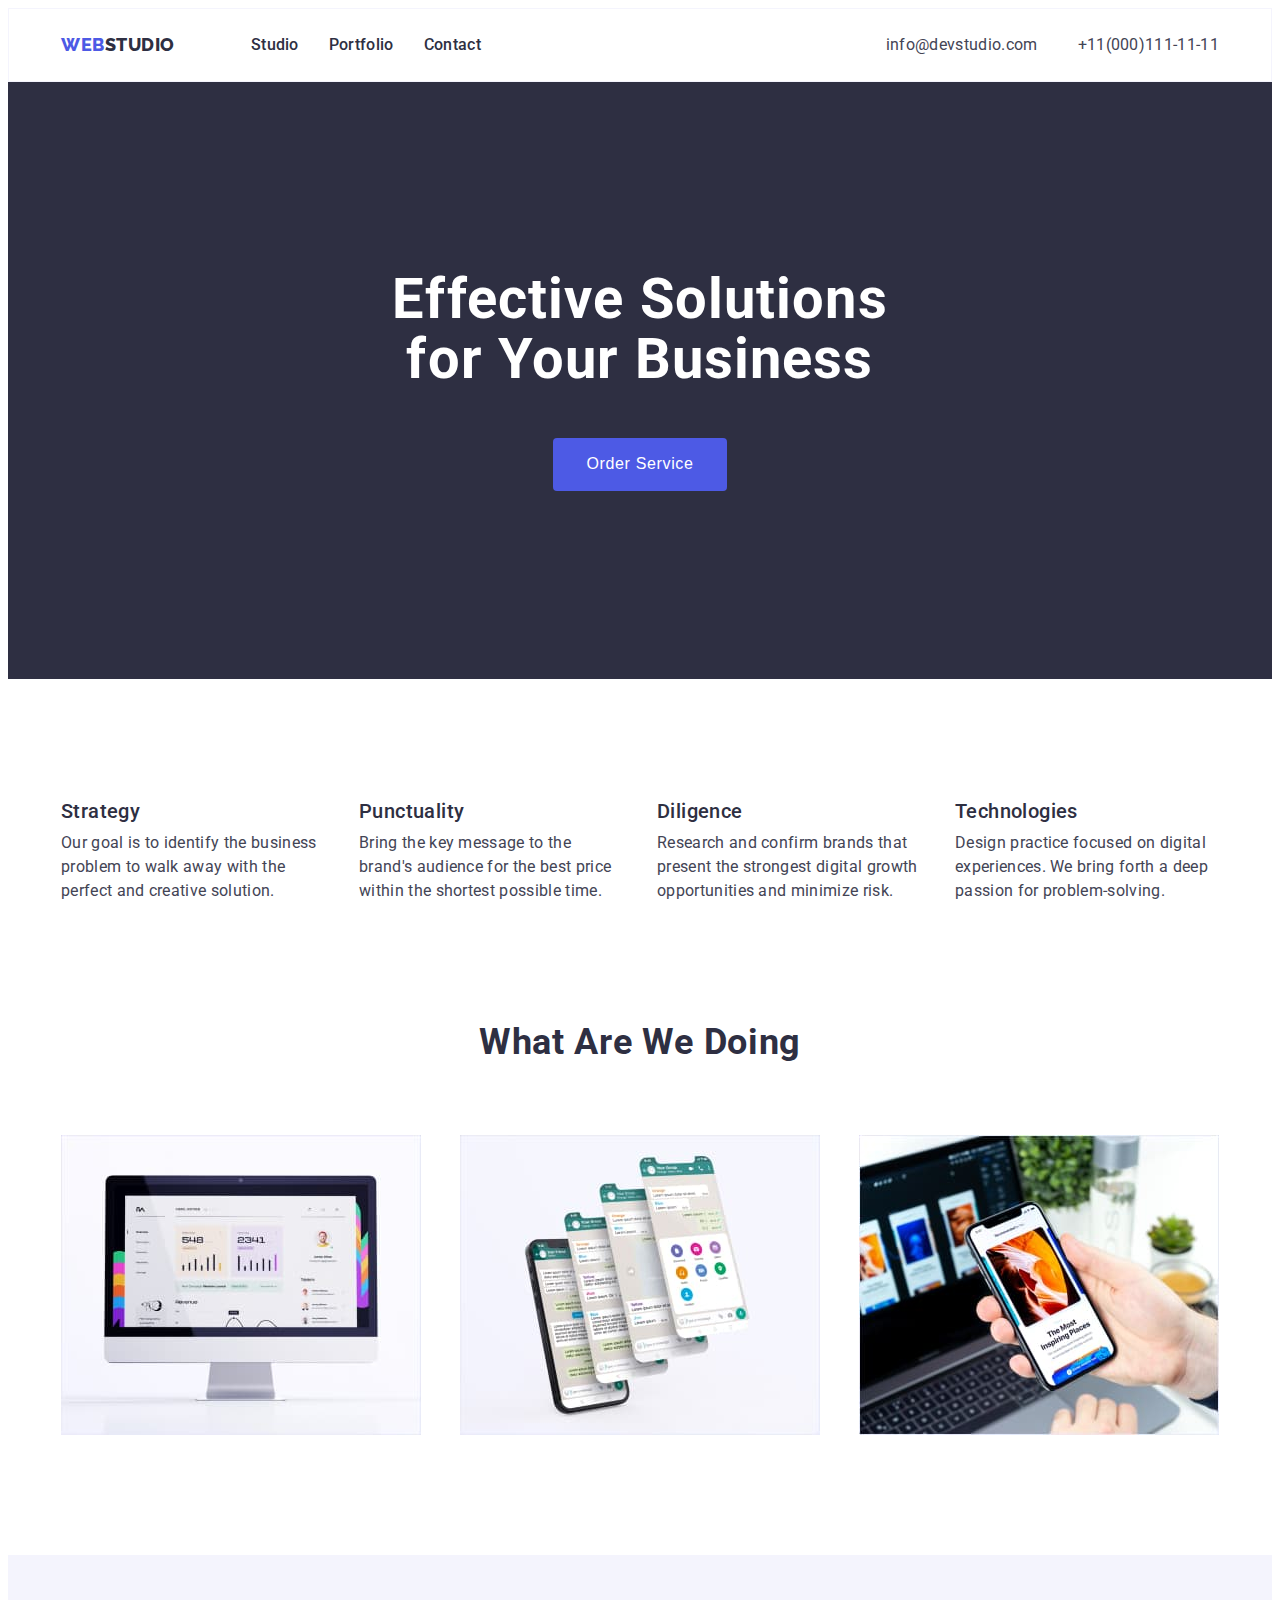
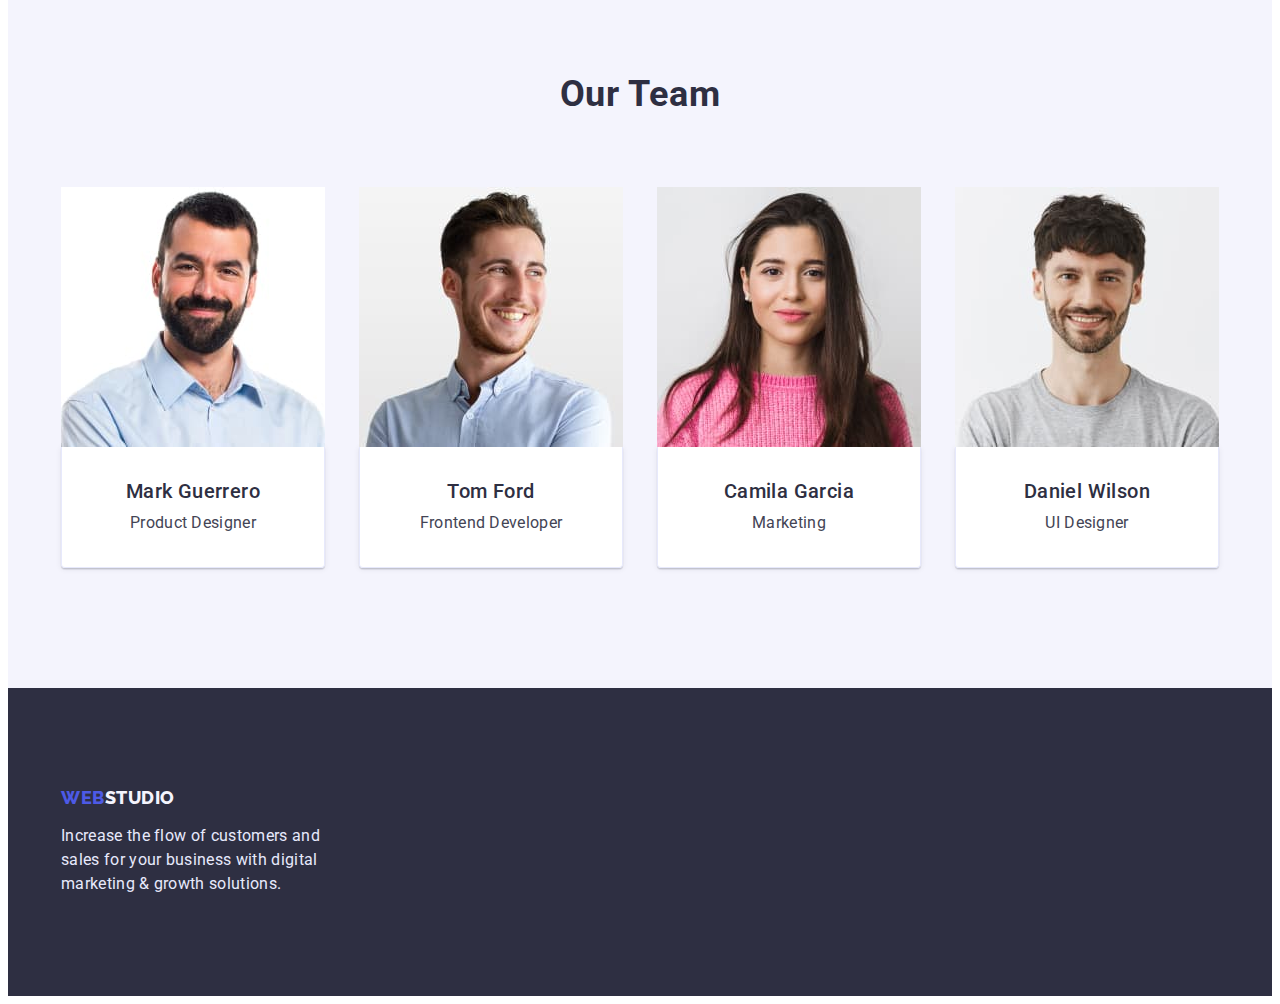
<file: index.html>
<!DOCTYPE html>
<html lang="en">
  <head>
    <meta charset="UTF-8" />
    <meta http-equiv="X-UA-Compatible" content="IE=edge" />
    <meta name="viewport" content="width=device-width, initial-scale=1.0" />
    <title>goit-markup-hw-03</title>
    <link rel="preconnect" href="https://fonts.googleapis.com" />
    <link rel="preconnect" href="https://fonts.gstatic.com" crossorigin />
    <link
      href="https://fonts.googleapis.com/css2?family=Raleway:wght@800&family=Roboto:wght@400;500;700&display=swap"
      rel="stylesheet"
    />
    <link
      rel="stylesheet"
      href="https://cdnjs.cloudflare.com/ajax/libs/modern-normalize/1.1.0/modern-normalize.min.css"
      integrity="sha512-wpPYUAdjBVSE4KJnH1VR1HeZfpl1ub8YT/NKx4PuQ5NmX2tKuGu6U/JRp5y+Y8XG2tV+wKQpNHVUX03MfMFn9Q=="
      crossorigin="anonymous"
      referrerpolicy="no-referrer"
    />
    <link rel="stylesheet" href="./css/styles.css" />
  </head>
  <body class="body">
    <header class="header">
      <div class="container hader-container">
        <a href="./index.html" class="heder-logo link">
          <span class="header-part-logo">WEB</span>STUDIO</a
        >
        <nav class="header-navigation">
          <a class="header-link link" href="./index.html">Studio</a>
          <a class="header-link link" href="./portfolio.html">Portfolio</a>
          <a class="header-link link" href="/contact">Contact</a>
        </nav>
        <a class="header-tel link" href="mailto:info@devstudio.com"
          >info@devstudio.com</a
        >
        <a class="header-mail link" href="tel:+110001111111"
          >+11(000)111-11-11</a
        >
      </div>
    </header>
    <main class="main">
      <section class="hero section">
        <div class="container">
          <h1 class="hero-title">
            Effective Solutions<br />
            for Your Business
          </h1>
          <button type="button" class="hero-btn">Order Service</button>
        </div>
      </section>
      <section class="benefits section">
        <div class="container">
          <h2 class="visually-hidden">Our qualities</h2>
          <ul class="benefits-list list">
            <li class="benefits-item">
              <h3 class="benefits-title">Strategy</h3>
              <p class="benefits-after-title">
                Our goal is to identify the business problem to walk away with
                the perfect and creative solution.
              </p>
            </li>
            <li class="benefits-item">
              <h3 class="benefits-title">Punctuality</h3>
              <p class="benefits-after-title">
                Bring the key message to the brand's audience for the best price
                within the shortest possible time.
              </p>
            </li>
            <li class="benefits-item">
              <h3 class="benefits-title">Diligence</h3>
              <p class="benefits-after-title">
                Research and confirm brands that present the strongest digital
                growth opportunities and minimize risk.
              </p>
            </li>
            <li class="benefits-item">
              <h3 class="benefits-title">Technologies</h3>
              <p class="benefits-after-title">
                Design practice focused on digital experiences. We bring forth a
                deep passion for problem-solving.
              </p>
            </li>
          </ul>
        </div>
      </section>
      <section class="examples section">
        <div class="container">
          <h2 class="examples-title">What Are We Doing</h2>
          <ul class="examples-list list">
            <li class="examples-item">
              <img
                src="./images/work-img-1.jpg"
                alt="example site in browser"
                width="360"
                height="300"
              />
            </li>
            <li class="examples-item">
              <img
                src="./images/work-img-2.jpg"
                alt="application on the phone"
                width="360"
                height="300"
              />
            </li>
            <li class="examples-item">
              <img
                src="./images/work-img-3.jpg"
                alt="example site"
                width="360"
                height="300"
              />
            </li>
          </ul>
        </div>
      </section>
      <section class="team section">
        <div class="container">
          <h2 class="team-title">Our Team</h2>
          <ul class="team-list list">
            <li class="team-item">
              <img
                class="team-img"
                src="./images/product-designer.jpg"
                alt="product designer"
                width="264"
                height="260"
              />
              <div class="team-border">
                <h3 class="team-subtitle">Mark Guerrero</h3>
                <p class="team-after-subtitle">Product Designer</p>
              </div>
            </li>
            <li class="team-item">
              <img
                class="team-img"
                src="./images/frontend-developer.jpg"
                alt="frontend developer"
                width="264"
                height="260"
              />
              <div class="team-border">
                <h3 class="team-subtitle">Tom Ford</h3>
                <p class="team-after-subtitle">Frontend Developer</p>
              </div>
            </li>
            <li class="team-item">
              <img
                class="team-img"
                src="./images/marketing.jpg"
                alt="marketing"
                width="264"
                height="260"
              />
              <div class="team-border">
                <h3 class="team-subtitle">Camila Garcia</h3>
                <p class="team-after-subtitle">Marketing</p>
              </div>
            </li>
            <li class="team-item">
              <img
                class="team-img"
                src="./images/ui-designer.jpg"
                alt="ui designer"
                width="264"
                height="260"
              />
              <div class="team-border">
                <h3 class="team-subtitle">Daniel Wilson</h3>
                <p class="team-after-subtitle">UI Designer</p>
              </div>
            </li>
          </ul>
        </div>
      </section>
    </main>
    <footer class="footer">
      <div class="container">
        <a class="footer-logo link" href="./index.html">
          <span class="footer-part-logo">WEB</span>STUDIO</a
        >
        <p class="footer-text">
          Increase the flow of customers and sales for your business with
          digital marketing & growth solutions.
        </p>
      </div>
    </footer>
  </body>
</html>
</file>
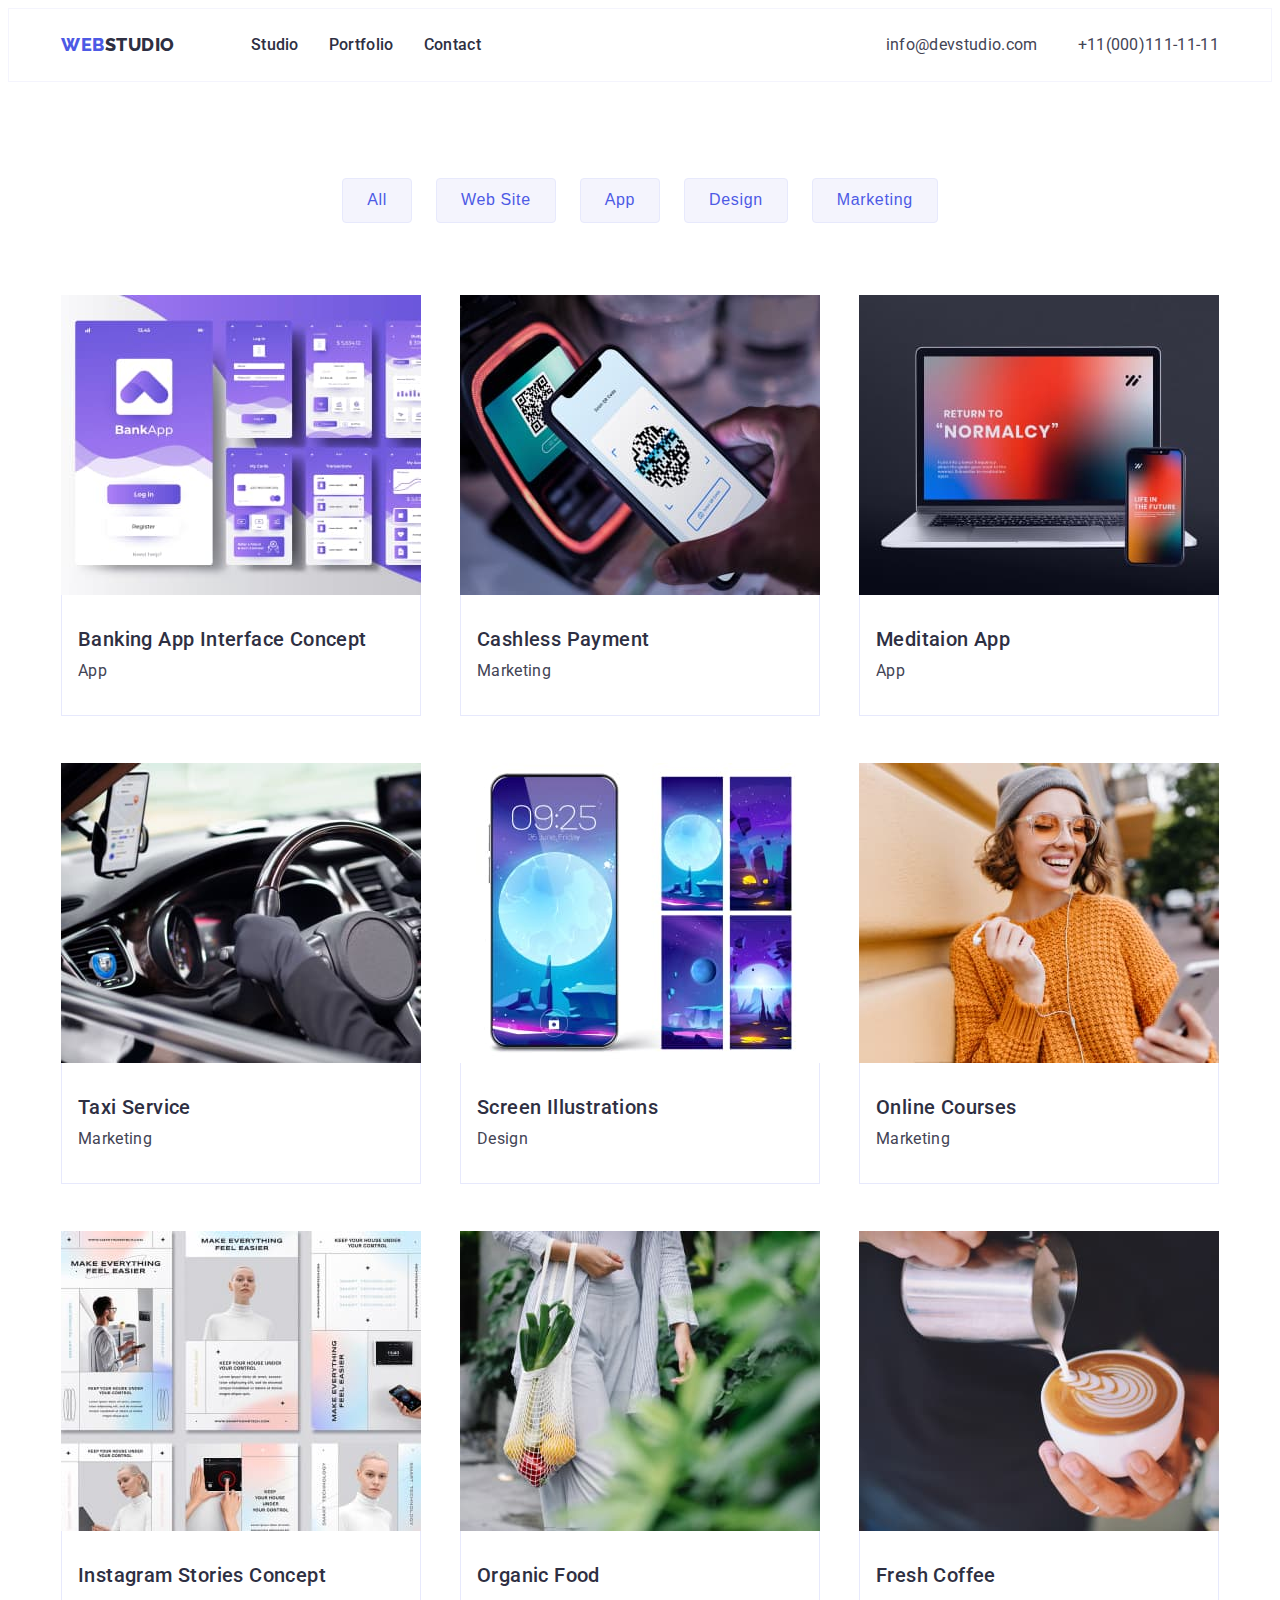
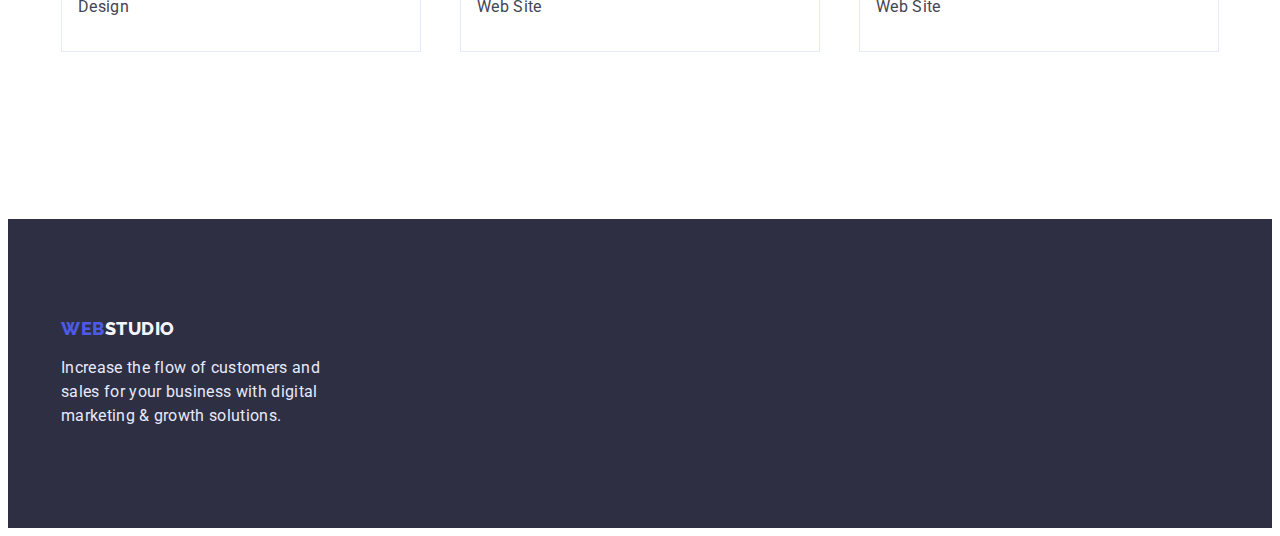
<file: portfolio.html>
<!DOCTYPE html>
<html lang="en">
  <head>
    <meta charset="UTF-8" />
    <meta http-equiv="X-UA-Compatible" content="IE=edge" />
    <meta name="viewport" content="width=device-width, initial-scale=1.0" />
    <title>Portfolio</title>
    <link rel="preconnect" href="https://fonts.googleapis.com" />
    <link rel="preconnect" href="https://fonts.gstatic.com" crossorigin />
    <link
      href="https://fonts.googleapis.com/css2?family=Raleway:wght@800&family=Roboto:wght@400;500;700&display=swap"
      rel="stylesheet"
    />
    <link
      rel="stylesheet"
      href="https://cdnjs.cloudflare.com/ajax/libs/modern-normalize/1.1.0/modern-normalize.min.css"
      integrity="sha512-wpPYUAdjBVSE4KJnH1VR1HeZfpl1ub8YT/NKx4PuQ5NmX2tKuGu6U/JRp5y+Y8XG2tV+wKQpNHVUX03MfMFn9Q=="
      crossorigin="anonymous"
      referrerpolicy="no-referrer"
    />
    <link rel="stylesheet" href="./css/styles.css" />
  </head>
  <body class="body">
    <header class="header">
      <div class="container hader-container">
        <a href="./index.html" class="heder-logo link">
          <span class="header-part-logo">WEB</span>STUDIO</a
        >
        <nav class="header-navigation">
          <a class="header-link link" href="./index.html">Studio</a>
          <a class="header-link link" href="./portfolio.html">Portfolio</a>
          <a class="header-link link" href="/contact">Contact</a>
        </nav>
        <a class="header-tel link" href="mailto:info@devstudio.com"
          >info@devstudio.com</a
        >
        <a class="header-mail link" href="tel:+110001111111"
          >+11(000)111-11-11</a
        >
      </div>
    </header>
    <main class="main">
      <section class="portfolio">
        <div class="container">
          <h1 class="visually-hidden">Portfolio</h1>
          <h2 class="visually-hidden">Filters</h2>
          <ul class="filters-list list">
            <li class="filters-item">
              <button type="button" class="filters-btn">All</button>
            </li>
            <li class="filters-item">
              <button type="button" class="filters-btn">Web Site</button>
            </li>
            <li class="filters-item">
              <button type="button" class="filters-btn">App</button>
            </li>
            <li class="filters-item">
              <button type="button" class="filters-btn">Design</button>
            </li>
            <li class="filters-item">
              <button type="button" class="filters-btn">Marketing</button>
            </li>
          </ul>
          <h2 class="visually-hidden">Services</h2>
          <ul class="services-list list">
            <li class="services-item">
              <img
                class="services-img"
                src="./images/type-of-service-elm1.jpg"
                alt="application interface"
                width="360"
                height="300"
              />
              <div class="services-border">
                <h3 class="services-title">Banking App Interface Concept</h3>
                <p class="services-pre-title">App</p>
              </div>
            </li>
            <li class="services-item">
              <img
                class="services-img"
                src="./images/type-of-service-elm2.jpg"
                alt="cashless payment"
                width="360"
                height="300"
              />
              <div class="services-border">
                <h3 class="services-title">Cashless Payment</h3>
                <p class="services-pre-title">Marketing</p>
              </div>
            </li>
            <li class="services-item">
              <img
                class="services-img"
                src="./images/type-of-service-elm3.jpg"
                alt="meditaion app"
                width="360"
                height="300"
              />
              <div class="services-border">
                <h3 class="services-title">Meditaion App</h3>
                <p class="services-pre-title">App</p>
              </div>
            </li>
            <li class="services-item">
              <img
                class="services-img"
                src="./images/type-of-service-elm4.jpg"
                alt="car salon"
                width="360"
                height="300"
              />
              <div class="services-border">
                <h3 class="services-title">Taxi Service</h3>
                <p class="services-pre-title">Marketing</p>
              </div>
            </li>
            <li class="services-item">
              <img
                class="services-img"
                src="./images/type-of-service-elm5.jpg"
                alt="screen illustrations"
                width="360"
                height="300"
              />
              <div class="services-border">
                <h3 class="services-title">Screen Illustrations</h3>
                <p class="services-pre-title">Design</p>
              </div>
            </li>
            <li class="services-item">
              <img
                class="services-img"
                src="./images/type-of-service-elm6.jpg"
                alt="the girl listens to music in headphones"
                width="360"
                height="300"
              />
              <div class="services-border">
                <h3 class="services-title">Online Courses</h3>
                <p class="services-pre-title">Marketing</p>
              </div>
            </li>
            <li class="services-item">
              <img
                class="services-img"
                src="./images/type-of-service-elm7.jpg"
                alt="instagram stories concept"
                width="360"
                height="300"
              />
              <div class="services-border">
                <h3 class="services-title">Instagram Stories Concept</h3>
                <p class="services-pre-title">Design</p>
              </div>
            </li>
            <li class="services-item">
              <img
                class="services-img"
                src="./images/type-of-service-elm8.jpg"
                alt="organic food"
                width="360"
                height="300"
              />
              <div class="services-border">
                <h3 class="services-title">Organic Food</h3>
                <p class="services-pre-title">Web Site</p>
              </div>
            </li>
            <li class="services-item">
              <img
                class="services-img"
                src="./images/type-of-service-elm9.jpg"
                alt="fresh coffee"
                width="360"
                height="300"
              />
              <div class="services-border">
                <h3 class="services-title">Fresh Coffee</h3>
                <p class="services-pre-title">Web Site</p>
              </div>
            </li>
          </ul>
        </div>
      </section>
    </main>
    <footer class="footer">
      <div class="container">
        <a class="footer-logo link" href="./index.html">
          <span class="footer-part-logo">WEB</span>STUDIO</a
        >
        <p class="footer-text">
          Increase the flow of customers and sales for your business with
          digital marketing & growth solutions.
        </p>
      </div>
    </footer>
  </body>
</html>
</file>
<file: css/styles.css>
:root {
  --color-titel: #2e2f42;
  --color-text: #434455;
  --color-primary: #4d5ae5;
  --first-color-btn: #4d5ae5;
  --second-color-btn: #f4f4fd;
  --color-btn-active: #404bbf;
  --first-color-text-btn: #fff;
  --second-color-text-btn: #4d5ae5;
}
.visually-hidden {
  position: absolute;
  width: 1px;
  height: 1px;
  margin: -1px;
  border: 0;
  padding: 0;

  white-space: nowrap;
  clip-path: inset(100%);
  clip: rect(0 0 0 0);
  overflow: hidden;
}
.list {
  list-style: none;
}
.link {
  text-decoration: none;
}
body {
  font-family: "Roboto", sans-serif;
  color: var(--color-text);
  font-size: 16px;
  line-height: 1.5;
}
p,
h1,
h2,
h3,
h4,
h5,
h6 {
  margin: 0;
}
ul {
  margin: 0;
  padding-left: 0;
}
img {
  display: block;
}
.container {
  width: 1158px;
  padding-left: 15px;
  padding-right: 15px;
  margin: 0 auto;
}
.section {
  padding: auto;
}
/*------------- HEADER------------------------*/
.header {
  background-color: #ffffff;
  padding-top: 24px;
  padding-bottom: 24px;
  border: 1px solid #f4f4fd;
}
.heder-logo {
  font-family: "Raleway", sans-serif;
  font-weight: 800;
  font-size: 18px;
  line-height: 1.33;
  display: flex;
  align-items: center;
  letter-spacing: 0.03em;
  text-transform: uppercase;
  color: var(--color-titel);
  margin-right: 76px;
}
.header-part-logo {
  color: var(--color-primary);
}
.hader-container {
  display: flex;
  align-items: center;
}
.header-navigation {
  display: flex;
  margin-right: auto;
  gap: 30px;
}
.header-link {
  font-style: normal;
  font-weight: 500;
  font-size: 16px;
  line-height: 1.5;
  letter-spacing: 0.02em;
  color: var(--color-titel);
}
.header-link:hover,
.header-link:focus {
  color: var(--color-text);
}
.header-link:active {
  color: var(--color-primary);
}
.header-tel {
  font-weight: 400;
  font-size: 16px;
  line-height: 1.5;
  letter-spacing: 0.02em;
  color: var(--color-text);
  margin-right: 40px;
}
.header-tel:hover,
.header-tel:focus {
  color: var(--color-primary);
}

.header-mail {
  font-weight: 400;
  font-size: 16px;
  line-height: 1.5;
  letter-spacing: 0.02em;
  color: var(--color-text);
}
.header-mail:hover,
.header-mail:focus {
  color: var(--color-primary);
}
/*------------- HERO------------------------*/
.hero {
  background-color: var(--color-titel);
  padding-top: 188px;
  padding-bottom: 188px;
}
.hero-title {
  font-weight: 700;
  font-size: 56px;
  line-height: 1.07;
  text-align: center;
  letter-spacing: 0.02em;
  color: #ffffff;
  margin-bottom: 48px;
}
.hero-btn {
  font-weight: 500;
  font-size: 16px;
  line-height: 1.18;
  display: flex;
  align-items: center;
  letter-spacing: 0.04em;
  color: var(--first-color-text-btn);
  background-color: var(--first-color-btn);
  cursor: pointer;
  margin: 0 auto;
  padding: 16px 32px;
  border-radius: 4px;
  border: 1px solid transparent;
}
.hero-btn:active {
  background-color: var(--color-btn-active);
  border-radius: 4px;
}
/*------------- BENEFITS------------------------*/
.benefits {
  padding-top: 120px;
  padding-bottom: 120px;
}
.benefits-list {
  display: flex;
  justify-content: space-between;
}
.benefits-item {
  max-width: 264px;
}
.benefits-title {
  font-weight: 500;
  font-size: 20px;
  line-height: 1.2;
  letter-spacing: 0.02em;
  color: var(--color-titel);
  margin-bottom: 8px;
}
.benefits-after-title {
  letter-spacing: 0.02em;
}
/*------------- EXAMPLES------------------------*/
.examples {
  padding-bottom: 120px;
}
.examples-list {
  display: flex;
  justify-content: space-between;
}
.examples-title {
  font-weight: 700;
  font-size: 36px;
  line-height: 1.11;
  text-align: center;
  letter-spacing: 0.02em;
  text-transform: capitalize;
  color: var(--color-titel);
  margin-bottom: 72px;
}
/*------------- TEAM------------------------*/
.team {
  background-color: #f4f4fd;
  padding-top: 120px;
  padding-bottom: 120px;
}
.team-list {
  display: flex;
  justify-content: space-between;
}
.team-img {
}
.team-title {
  font-weight: 700;
  font-size: 36px;
  line-height: 1.11;
  text-align: center;
  letter-spacing: 0.02em;
  text-transform: capitalize;
  color: var(--color-titel);
  margin-bottom: 72px;
}
.team-border {
  border-left: 1px solid #e7e9fc;
  border-right: 1px solid #e7e9fc;
  border-bottom: 1px solid #e7e9fc;
  box-shadow: 0px 1px 6px rgba(46, 47, 66, 0.08),
    0px 1px 1px rgba(46, 47, 66, 0.16), 0px 2px 1px rgba(46, 47, 66, 0.08);
  border-radius: 0px 0px 4px 4px;
  padding-top: 32px;
  padding-bottom: 32px;
}
.team-item {
  text-align: center;
  background-color: #fff;
  border-radius: 0px 0px 4px 4px;
}
.team-subtitle {
  font-weight: 500;
  font-size: 20px;
  line-height: 1.2;
  text-align: center;
  letter-spacing: 0.02em;
  color: var(--color-titel);
  margin-bottom: 8px;
}
.team-after-subtitle {
  text-align: center;
  letter-spacing: 0.02em;
}
/*------------- FOOTER------------------------*/
.footer {
  background-color: #2e2f42;
  padding-top: 100px;
  padding-bottom: 100px;
}
.footer-logo {
  font-family: "Raleway", sans-serif;
  font-weight: 800;
  font-size: 18px;
  line-height: 1.16;
  display: flex;
  align-items: center;
  letter-spacing: 0.03em;
  text-transform: uppercase;
  color: #f4f4fd;
  margin-bottom: 16px;
}
.footer-part-logo {
  color: var(--color-primary);
}
.footer-text {
  letter-spacing: 0.02em;
  color: #e7e9fc;
  width: 264px;
}
/*------------- PORTFOLIO------------------------*/
.portfolio {
  padding-top: 96px;
  padding-bottom: 120px;
}
.filters-list {
  display: flex;
  margin-bottom: 72px;
  gap: 24px;
  justify-content: center;
}
.filters-item {
}
.filters-btn {
  font-weight: 500;
  font-size: 16px;
  line-height: 1.18;
  display: flex;
  align-items: center;
  letter-spacing: 0.04em;
  color: var(--first-color-btn);
  background-color: var(--second-color-btn);
  cursor: pointer;
  border: 1px solid #e7e9fc;
  border-radius: 4px;
  padding: 12px 24px;
}
.filters-btn:hover,
.filters-btn:focus {
  color: var(--first-color-text-btn);
  background-color: var(--first-color-btn);
  border: 1px solid transparent;
}
.filters-btn:active {
  background-color: var(--color-btn-active);
  border-radius: 4px;
  border: 1px solid transparent;
}
.services-list {
  display: flex;
  flex-wrap: wrap;
  justify-content: space-between;
}
.services-item {
  background-color: #ffffff;
  margin-bottom: 48px;
  width: calc((100%-48) / 3);
  height: 420px;
}

.services-border {
  border-left: 1px solid #e7e9fc;
  border-right: 1px solid #e7e9fc;
  border-bottom: 1px solid #e7e9fc;
  padding-top: 32px;
  padding-left: 16px;
  padding-bottom: 32px;
}
.team-img {
}
.services-title {
  font-weight: 500;
  font-size: 20px;
  line-height: 1.2;
  letter-spacing: 0.02em;
  color: var(--color-titel);
  margin-bottom: 8px;
}
.services-pre-title {
  letter-spacing: 0.02em;
}
</file>
